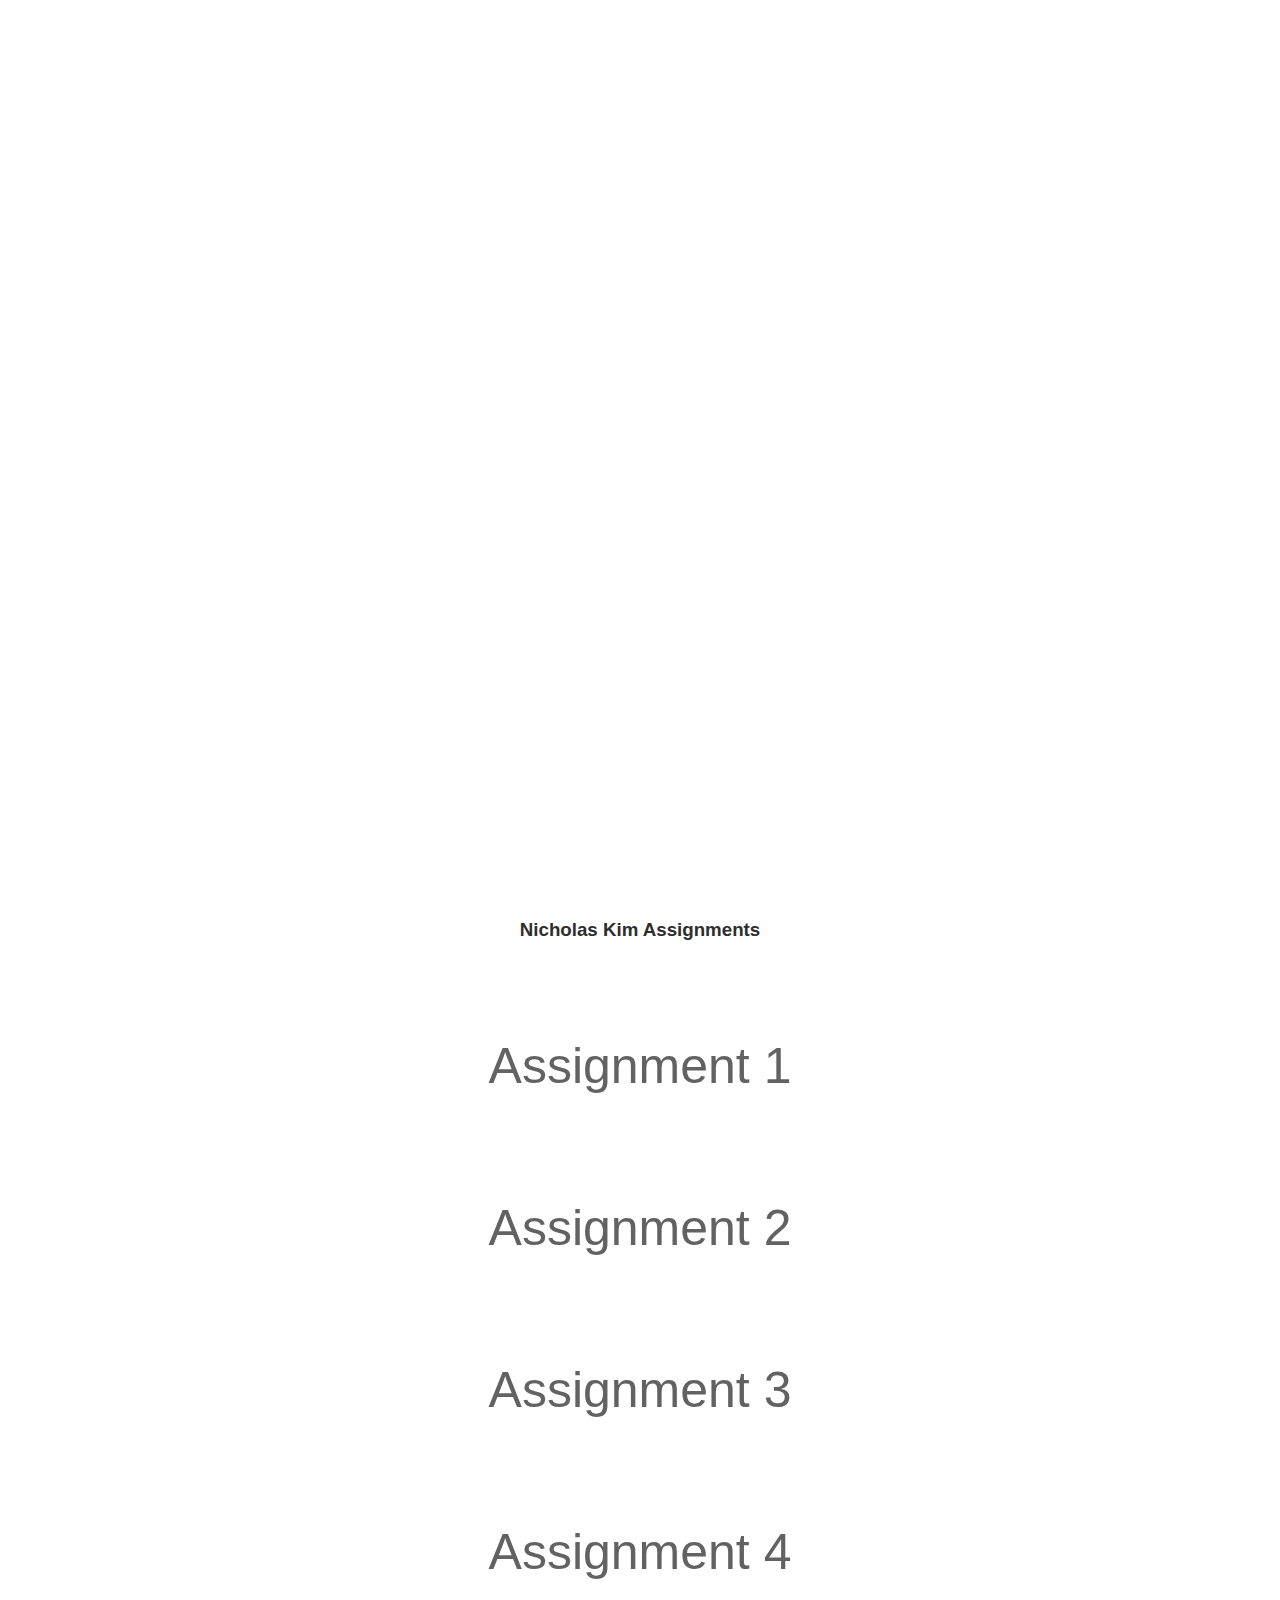
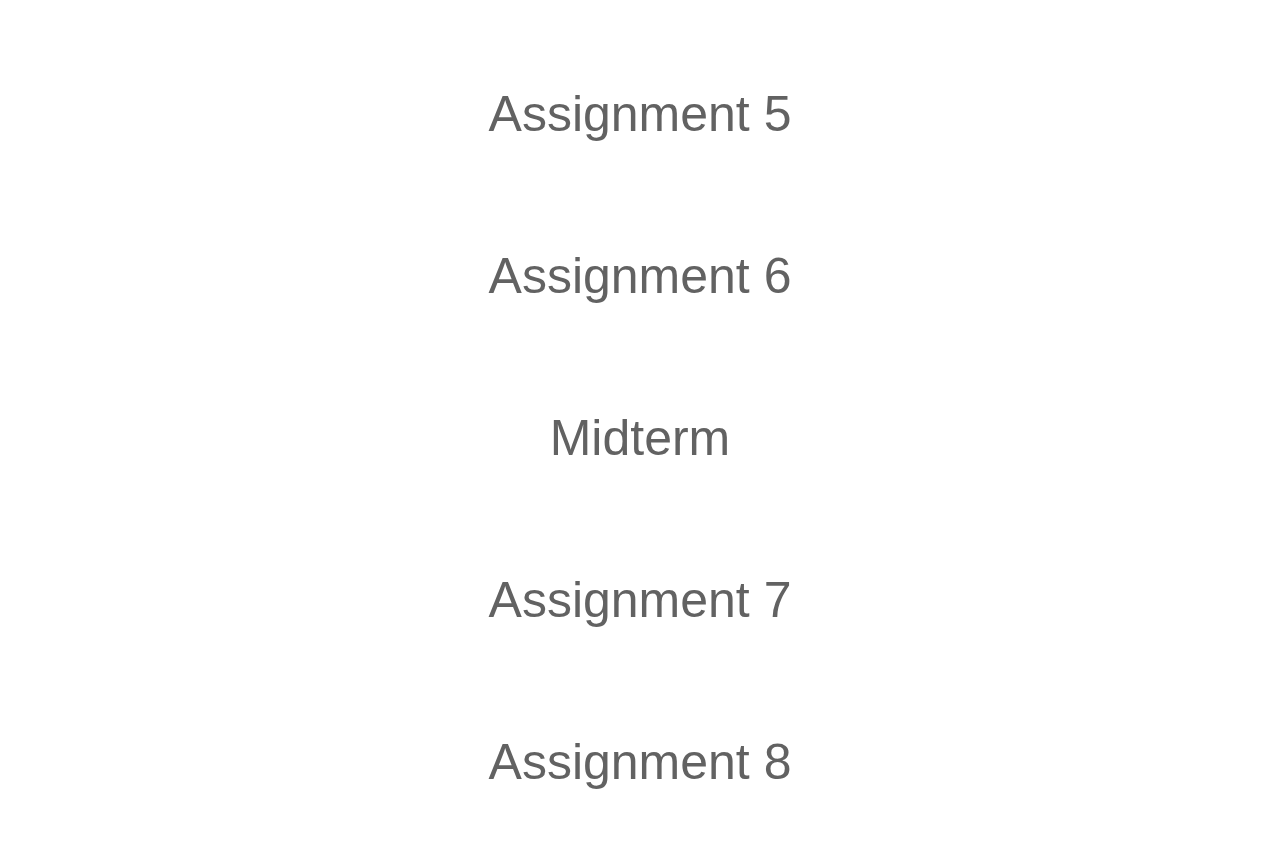
<file: index.html>
<!DOCTYPE html>
<html>
  
  <head>
    <link rel="stylesheet" href="styles.css" type="text/css">
    <title>Nick Kim - Intro to Web Dev C</title>
  </head>

  <body>

    <div class="background1">
      <div class="title">
        <span class="border">Intro to Web Development</span>
      </div>
      <div class="subtitle"><span class="border">SCROLL DOWN</span></div>
    </div>

    <div class="content"><h3>Nicholas Kim Assignments</h3></div>

    <div class="background2">
      <div class="links">
        <span class="border"><a href="/webdev/week2/assignment1.html">Assignment 1</span></a><br>
        <span class="border"><a href="/webdev/week3/assignment2.html">Assignment 2</span></a><br>
        <span class="border"><a href="/webdev/week4/assignment3.html">Assignment 3</span></a><br>
        <span class="border"><a href="/webdev/week4/assignment4.html">Assignment 4</span></a><br>
        <span class="border"><a href="/constant_dullaart/index.html">Assignment 5</span></a><br>
        <span class="border"><a href="/webdev/week7/assignment6.html">Assignment 6</span></a><br>
        <span class="border"><a href="/webdev/week10/midterm.html">Midterm</span></a><br>
        <span class="border"><a href="/webdev/week12/index.html">Assignment 7</span></a><br>
        <span class="border"><a href="/webdev/week12/index.html">Assignment 8</span></a><br>        
      </div>
    </div>     

  </body>
</file>
<file: week12/index.html>
<!DOCTYPE html>
<html>
	<head>
		<meta charset="utf-8">
		<title>The Cube</title>
		<style>
			body { margin: 0; }
		</style>
	</head>
	<body>
		<script src="js/three.js"></script>
		<script>
			
			// set up scene 
			const scene = new THREE.Scene();

			// set up camera
			const camera = new THREE.PerspectiveCamera( 90, window.innerWidth / window.innerHeight, 0.1, 1000 );

			// set up renderer
			const renderer = new THREE.WebGLRenderer();
			renderer.setSize( window.innerWidth, window.innerHeight );
			document.body.appendChild( renderer.domElement );

			// create material for lines
			const material = new THREE.LineBasicMaterial( { color: 0xffffff } );

			// create lines to visualize edges
			const geometry = new THREE.BoxGeometry( );
			const edges = new THREE.EdgesGeometry( geometry );
			const line = new THREE.LineSegments( edges, material );
			scene.add( line );

			// move the camera out, otherwise it is inside the cube
			camera.position.z = 2;

			// render the animation
			const animate = function () {
				requestAnimationFrame( animate );

				line.rotation.x += 0.0025;
				line.rotation.y += 0.005;

				renderer.render( scene, camera );
			};

			animate();
		</script>
	</body>
</html>
</file>
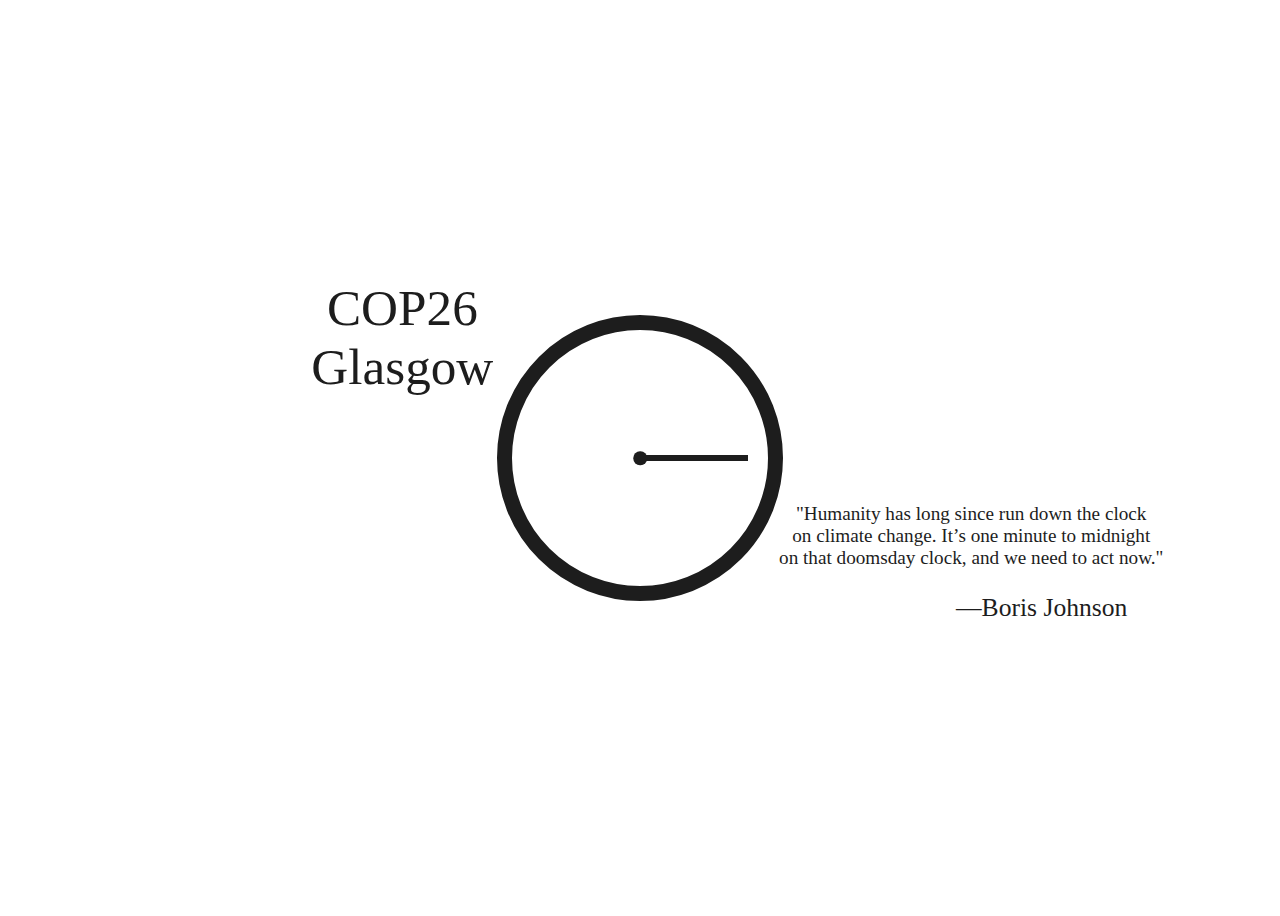
<file: week10/midterm.html>
<!DOCTYPE html>
<html>
    <head>
        <link rel="stylesheet" type="text/css" href="styles.css">
        <title>Midterm</title>
    </head>

    <body>
        <div class="scroll__container">

            <section>
                <div class="clock"></div>
                <div class="center"></div>
                
                <div id="title">
                    COP26<br> 
                    Glasgow
                </div>

                <div id="quote">
                    "Humanity has long since run down the clock<br>
                    on climate change. It’s one minute to midnight<br>
                    on that doomsday clock, and we need to act now."
                </div>
                <div id="boris">—Boris Johnson</div>

                <div id="one">ONE</div>
                <div id="world">WORLD</div>
                <div class="white-circle"></div>
            </section>
            
            <section>
                <div id="bar-one"></div>
                <div id="bar-three"></div>
                <div id="bar-two"></div>
                <div id="left-text">Wealthy countries</br>
                    have created 50%    </br>
                    of global emissions...</div>
                <div id="right-text">... despite being</br>
                    12% of the population.</div>
            </section>

            <section>
                <div id="delegate-text">Largest Delegations at COP26</div>
                <div id="delegate">  
                    <img class="bottom" src="graph_bottom.png"/>
                    <img class="top" src="graph.png"/>
                </div>
            </section>

            <section>
                <div id="deforestation">A total of 110</br>
                countries have pledged</br>
                to end deforestation by</br>
                2030, representing 85%</br>
                of the world's forests.</div>
                <div id="us-china">The US and China</br>
                have announced a pact</br>
                to cut emissions this</br>
                decade, developing a plan</br>
                to cut fossil fuel use.</div>
                <div id="methane">In a push by the US,</br>
                more than 100 countries</br>
                agreed to cut methane</br>
                emissions by 30% by the</br>
                end of the decade.</div>
            </section>

            <section>
                <div id="greta"> Despite this, many activists are</br>
                skeptical. Greta Thunberg called</br>
                the event “failure,” a “PR event,”</br>
                and a “Global North greenwash festival."</div>
                <div id="question">What do you think?</div>
            </section>
        </div>
    </body>
</html>
</file>
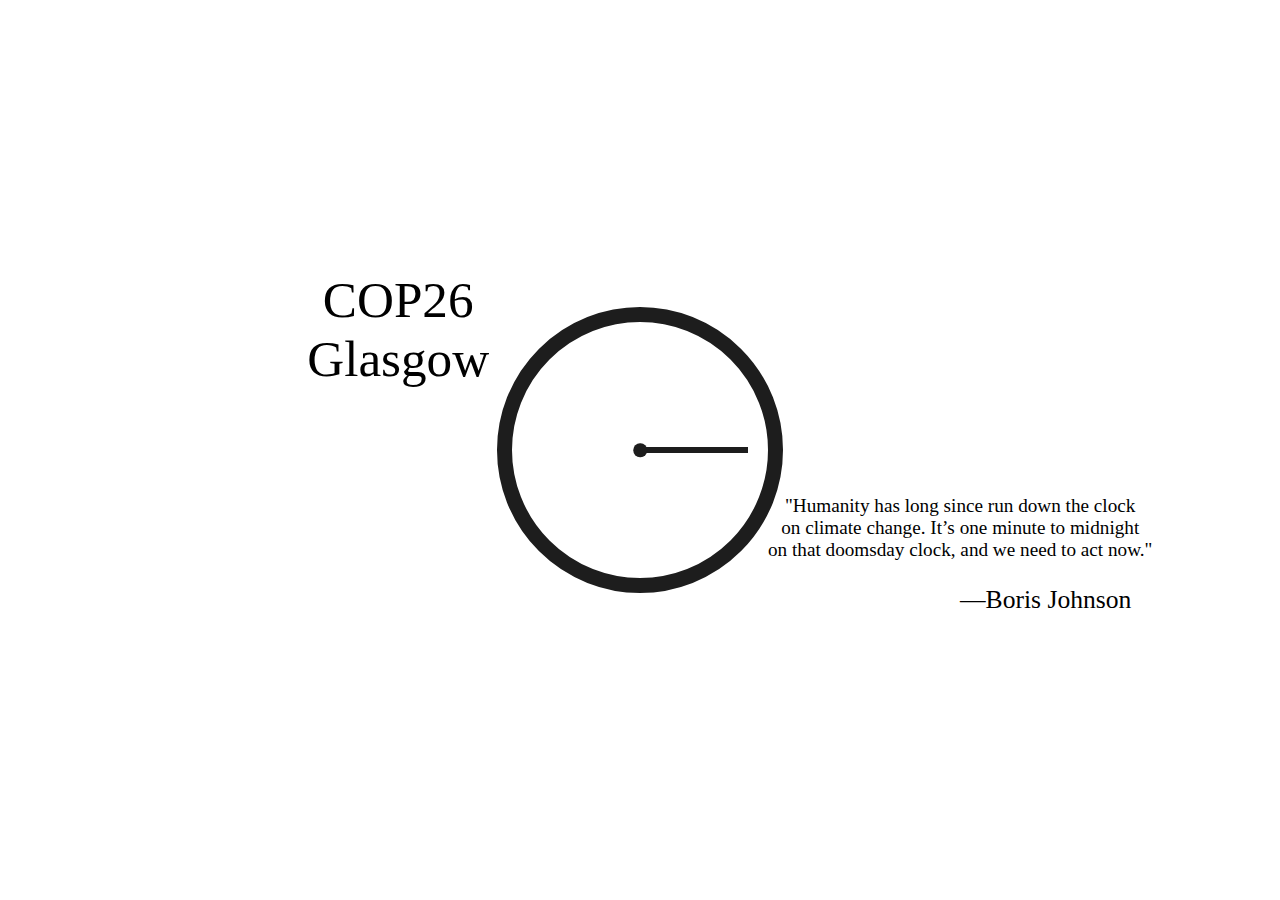
<file: week10/prototype.html>
<!DOCTYPE html>
<html>
    <head>
        <link rel="stylesheet" type="text/css" href="styleproto.css">
        <title></title>
    </head>

    <body>

        <div class="clock"></div>
        <div class="center"></div>
        
        <div id="title">
            COP26<br> 
            Glasgow
        </div>

        <div id="quote">
            "Humanity has long since run down the clock<br>
            on climate change. It’s one minute to midnight<br>
            on that doomsday clock, and we need to act now."
        </div>
        <div id="boris">—Boris Johnson</div>

    </body>
</html>
</file>
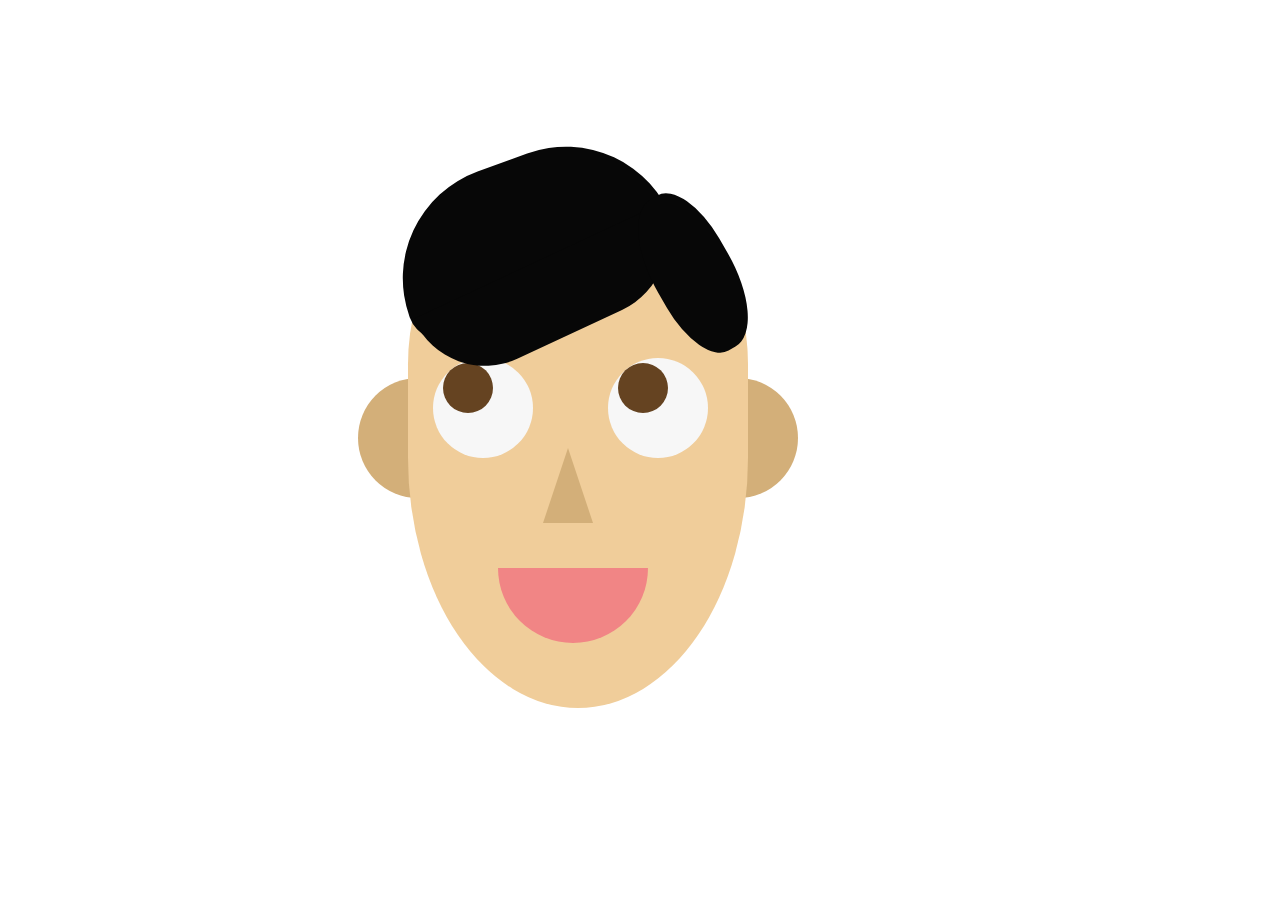
<file: week4/assignment4.html>
<!DOCTYPE html>
<html>
    <head>
        <link rel="stylesheet" href="styles4.css" type="text/css">
        <title>Portrait</title>
    </head>

    <body>
        <div>
            <div class="ear-r"></div>
            <div class="ear-l"></div>
            <div class="head"></div>
            <div class="eye-l"></div>
            <div class="iris-l"></div>
            <div class="eye-r"></div>
            <div class="iris-r"></div>
            <div class="nose"></div>
            <div class="mouth"></div>
            <div class="hair"></div>
            <div class="hair2"></div>
            <div class="hair3"></div>
        </div>
    </body>
</html>
</file>
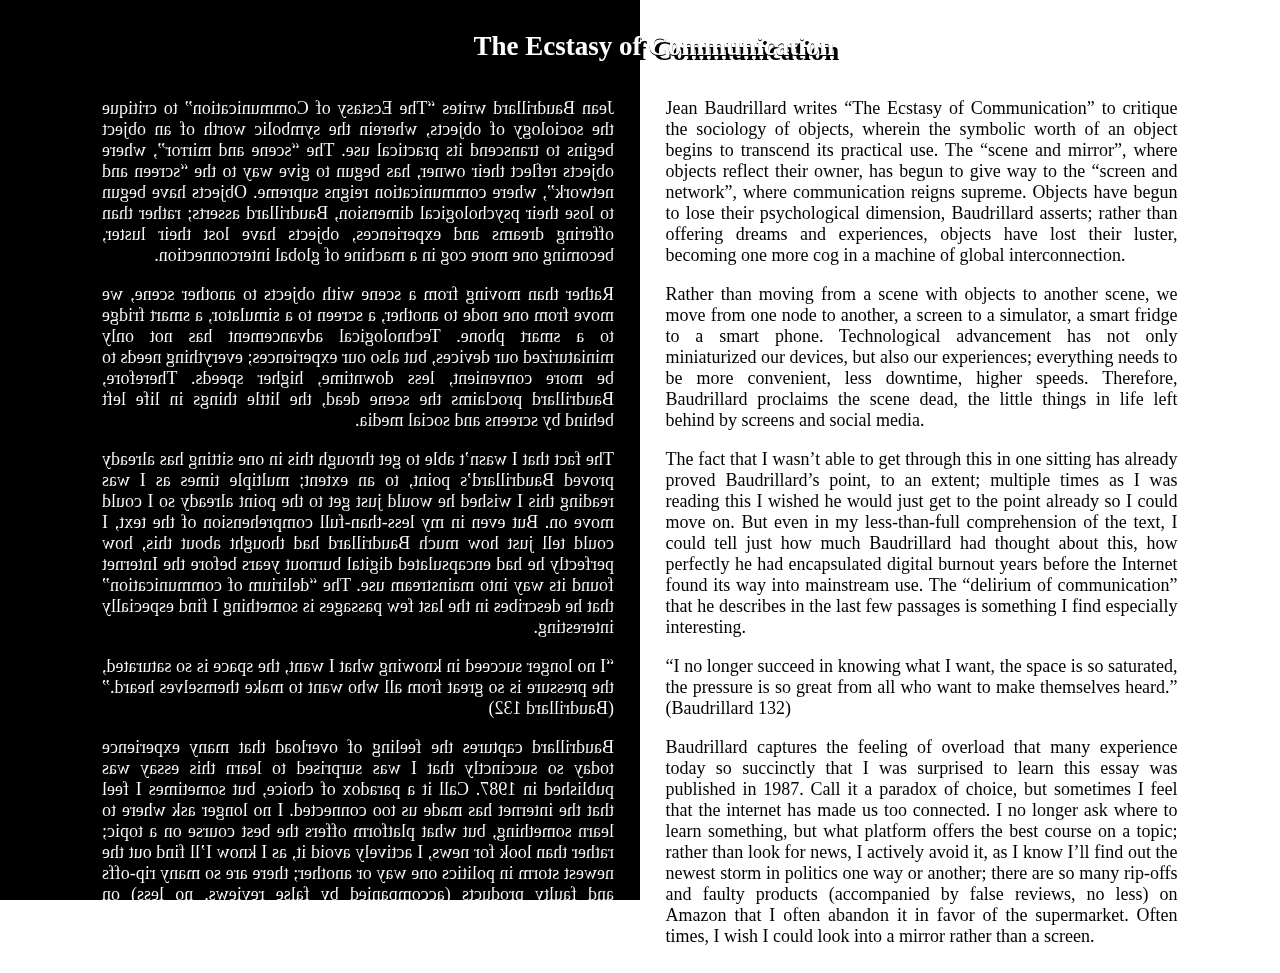
<file: week7/assignment6.html>
<!DOCTYPE html>
<html>
    <head>
        <link rel="stylesheet" type="text/css" href="style6.css">
        <title>The Ecstasy of Communication</title>
    </head>

    <body>


        <h1>The Ecstasy of Communication</h1>   
        <h2>The Ecstasy of Communication</h2>   

        <div id="halfbg"></div>
        <div id="maincontainer">
            <div class="invertedtext">
                <p>Jean Baudrillard writes “The Ecstasy of Communication” to critique the sociology of objects, 
                wherein the symbolic worth of an object begins to transcend its practical use. The “scene and mirror”, 
                where objects reflect their owner, has begun to give way to the “screen and network”, where communication 
                reigns supreme. Objects have begun to lose their psychological dimension, Baudrillard asserts; rather than 
                offering dreams and experiences, objects have lost their luster, becoming one more cog in a machine of 
                global interconnection. </p>

                <p>Rather than moving from a scene with objects to another scene, we move from one node to another, a 
                screen to a simulator, a smart fridge to a smart phone. Technological advancement has not only miniaturized 
                our devices, but also our experiences; everything needs to be more convenient, less downtime, higher speeds.
                Therefore, Baudrillard proclaims the scene dead, the little things in life left behind by screens and social 
                media. </p>
                    
                <p>The fact that I wasn’t able to get through this in one sitting has already proved Baudrillard’s point, to an extent; 
                multiple times as I was reading this I wished he would just get to the point already so I could move on. But even in 
                my less-than-full comprehension of the text, I could tell just how much Baudrillard had thought about this, how perfectly 
                he had encapsulated digital burnout years before the Internet found its way into mainstream use. The “delirium of communication” 
                that he describes in the last few passages is something I find especially interesting.</p>
                    
                <p>“I no longer succeed in knowing what I want, the space is so saturated, the pressure is so 
                great from all who want to make themselves heard.” (Baudrillard 132)</p>
                    
                <p>Baudrillard captures the feeling of overload that many experience today so succinctly that I was surprised to learn this essay was 
                published in 1987. Call it a paradox of choice, but sometimes I feel that the internet has made us too connected. I no longer ask where 
                to learn something, but what platform offers the best course on a topic; rather than look for news, I actively avoid it, as I know I’ll 
                find out the newest storm in politics one way or another; there are so many rip-offs and faulty products (accompanied by false reviews,
                no less) on Amazon that I often abandon it in favor of the supermarket. Often times, I wish I could look into a mirror rather than a screen.
                </p>
            </div>

            <div class="maintext">
                <p>Jean Baudrillard writes “The Ecstasy of Communication” to critique the sociology of objects, 
                wherein the symbolic worth of an object begins to transcend its practical use. The “scene and mirror”, 
                where objects reflect their owner, has begun to give way to the “screen and network”, where communication 
                reigns supreme. Objects have begun to lose their psychological dimension, Baudrillard asserts; rather than 
                offering dreams and experiences, objects have lost their luster, becoming one more cog in a machine of 
                global interconnection. </p>

                <p>Rather than moving from a scene with objects to another scene, we move from one node to another, a 
                screen to a simulator, a smart fridge to a smart phone. Technological advancement has not only miniaturized 
                our devices, but also our experiences; everything needs to be more convenient, less downtime, higher speeds.
                Therefore, Baudrillard proclaims the scene dead, the little things in life left behind by screens and social 
                media. </p>
                    
                <p>The fact that I wasn’t able to get through this in one sitting has already proved Baudrillard’s point, to an extent; 
                multiple times as I was reading this I wished he would just get to the point already so I could move on. But even in 
                my less-than-full comprehension of the text, I could tell just how much Baudrillard had thought about this, how perfectly 
                he had encapsulated digital burnout years before the Internet found its way into mainstream use. The “delirium of communication” 
                that he describes in the last few passages is something I find especially interesting.</p>
                    
                <p>“I no longer succeed in knowing what I want, the space is so saturated, the pressure is so 
                great from all who want to make themselves heard.” (Baudrillard 132)</p>
                    
                <p>Baudrillard captures the feeling of overload that many experience today so succinctly that I was surprised to learn this essay was 
                published in 1987. Call it a paradox of choice, but sometimes I feel that the internet has made us too connected. I no longer ask where 
                to learn something, but what platform offers the best course on a topic; rather than look for news, I actively avoid it, as I know I’ll 
                find out the newest storm in politics one way or another; there are so many rip-offs and faulty products (accompanied by false reviews,
                no less) on Amazon that I often abandon it in favor of the supermarket. Often times, I wish I could look into a mirror rather than a screen.
                </p>
            </div>
        </div>
       
        

    </body>

</html>
</file>
<file: styles.css>
body, html {
    height: 100%;
    margin: 0;
    font-family: Arial, Helvetica, sans-serif;
}
a {
    color:rgb(46, 46, 46);
    text-decoration: none;

}
.background1, .background2 {
    position: relative;
    opacity: 0.75;   
    background-attachment: fixed;
    background-position: center;
    background-repeat: no-repeat;
    background-size: cover;
  }
.background1 {
    background-image: url("https://github.com/njk326/webdev/blob/main/resources/wallpaper1.jpg?raw=true");
    min-height: 100%;
  }
.background2 {
    background-image: url("https://github.com/njk326/webdev/blob/main/resources/wallpaper.jpg?raw=true");
    min-height: 400px;
}
.title{
    position:absolute;
    left: 0px;
    top: 45%;
    width: 100%;
    text-align: center;
}
.title span.border {
    color: #fff;
    padding: 5px;
    border-width: 5px;
    font-size: 100px;
    border-style: solid;
}
.subtitle{
    position:absolute;
    padding: 5px;
    left: 0px;
    top: 65%;
    width: 100%;
    text-align: center;
}
.subtitle span.border {
    color: #fff;
    font-size: 30px;
}
.content {
    color: rgb(46, 46, 46);
    background-color: white;
    text-align: center;
}
.links {
    text-align: center;
    margin-top: 50px;
    margin-bottom: 50px;
    line-height: 150px;
}
.links span.border {
    background-color: white;
    color:rgb(46, 46, 46);
    font-size: 50px;
    padding: 15px;
}
</file>
<file: week10/styles.css>
body {
    background: white;
    color: rgb(29, 29, 29);
    font-family: Garamond, Georgia, serif;
    overflow-y: hidden;
}

.scroll__container {
    height: 100vh;
    overflow-y: scroll;
    position: relative;
}

section {
    height: 100vh;
}

/*section 1*/

.center {
    background: rgb(29, 29, 29);
    position: absolute;
    top: 50%;
    left: 50%;
    transform: translate(-50%, -50%);
    width: 1.5vh;
    height: 1.5vh;
    border-radius: 50%;
    transition-duration: 2s;    
    overflow: hidden;
}

.center:active {
    transform: scale(200);
    transition-duration: 2s;
    overflow: hidden;
}   

.clock {
    position: absolute;
    top: 50%;
    left: 50%;
    transform: translate(-50%, -50%);
    width: 20vw;
    height: 20vw;
    border: 15px solid rgb(29, 29, 29);
    border-radius: 50%;
    background: white;
}

.clock:before { 
    content: '';
    position: absolute;
    top: calc(50% - 1%);
    left: 50%;
    width: 42%;
    height: 2%;
    background: rgb(29, 29, 29);
    animation: clock-rotation 8s linear infinite;
    transform-origin: left;
}

.clock:after { 
    content: '';
    position: absolute;
    top: calc(50% - 1%);
    left: 50%;
    width: 25%;
    height: 2%;
    background: rgb(29, 29, 29);
    animation: clock-rotation 30s linear infinite;
    transform-origin: left;
}

#title {
    position: absolute;
    font-family: Garamond, Georgia, serif;
    text-align: center;
    font-size: 4vw;
    top: 30%;
    left: 24%;
}

#quote {
    position: absolute;
    color: rgb(29, 29, 29);
    font-family: Garamond, Georgia, serif;
    text-align: center;
    font-size: 1.5vw;
    top: 55%;
    left: 61%;
}

#boris {
    position: absolute;
    color: rgb(29, 29, 29);
    font-family: Garamond, Georgia, serif;
    text-align: center;
    font-size: 2vw;
    top: 65%;
    left: 75%;
}

#one {
    position: absolute;
    color: rgb(255, 255, 255);
    font-family: Verdana, sans-serif;
    font-size: 6vw;
    top: 55%;
    left: 25%;
}

#world {
    position: absolute;
    color: rgb(255, 255, 255);
    font-family: Verdana, sans-serif;
    font-size: 6vw;
    top: 30%;
    left: 60%;
}

@keyframes clock-rotation {
    0% {
        transform: rotate(0deg);
    }
    100% {
        transform: rotate(360deg);
    }
}

/*section 2*/

#bar-one {
    position: absolute;
    width: 6vw;
    height: 50vh;
    top: 150%;
    left: 50%;
    transform: translate(-50%, -50%); 
    background: rgb(29, 29, 29);
}

#bar-two {
    position: absolute;
    width: 6vw;
    height: 13vh;
    top: 150%;
    left: 50%;
    transform: translate(-50%, -50%);
    background: rgb(29, 29, 29);
}

#bar-two:active {
    opacity: 0;
    transition-duration: 2s;
    overflow: hidden;
}   

#bar-three {
    position: absolute;
    width: 6vw;
    height: 12vh;
    top: 150%;
    left: 50%;
    transform: translate(-50%, -50%);
    background: white;
}

#left-text {
    position: absolute;
    font-size: 3vw;
    top: 150%;
    left: 10%;
    transform: translate(0, -50%);
}

#right-text {
    position: absolute;
    font-size: 3vw;
    top: 150%;
    right: 10%;
    transform: translate(0, -50%);
}

/*section 3*/

#delegate-text {
    text-align: center;
    font-size: 3vw;
}

#delegate {
    position: relative;
    margin:0 auto;
    width: 75vw;
    height: auto;
}

#delegate img {
    position:absolute;
    left:0;
    -webkit-transition: opacity 1s ease-in-out;
    -moz-transition: opacity 1s ease-in-out;
    -o-transition: opacity 1s ease-in-out;
    transition: opacity 1s ease-in-out;
}

#delegate img.top:active {
    opacity:0;
}

/*section 4*/

#deforestation {
    position:absolute;
    font-size: 2vw;
    top: 310%;
    left: 15%;
}

#deforestation:hover {
    animation: text-rotation 1s;
}

#us-china {
    position:absolute;
    font-size: 2vw;
    top: 350%;
    left: 40%;
}

#us-china:hover {
    animation: text-rotation 1s;
}

#methane {
    position:absolute;
    font-size: 2vw;
    top: 320%;
    right: 15%;
}

#methane:hover {
    animation: text-rotation 1s;
}

@keyframes text-rotation {
    0% {
        transform: rotate(0deg);
    }
    100% {
        transform: rotate(360deg);
    }
}

/*section 5*/

#greta { 
    position:absolute;
    font-size: 3vw;
    text-align: center;
    top: 420%;
    left: 50%;
    transform: translate(-50%, 0);
}

#question { 
    position:absolute;
    font-size: 4vw;
    text-align: center;
    top: 470%;
    left: 50%;
    transform: translate(-50%, 0);
}
</file>
<file: week10/styleproto.css>
body {
    margin: 0;
    padding: 0;
    background: white;
    font-family:Garamond, Georgia, serif;

}

#title {
    position: absolute;
    font-family:Garamond, Georgia, serif;
    text-align: center;
    font-size: 4vw;
    top: 30%;
    left: 24%;
}

#quote {
    position: absolute;
    font-family:Garamond, Georgia, serif;
    text-align: center;
    font-size: 1.5vw;
    top: 55%;
    left: 60%;
}

#boris {
    position: absolute;
    font-family:Garamond, Georgia, serif;
    text-align: center;
    font-size: 2vw;
    top: 65%;
    left: 75%;
}

.center {
    position: absolute;
    top: 50%;
    left: 50%;
    transform: translate(-50%, -50%);
    width: 1.5vh;
    height: 1.5vh;
    border-radius: 50%;
    background: rgb(29, 29, 29);
}

.clock {
    position: absolute;
    top: 50%;
    left: 50%;
    transform: translate(-50%, -50%);
    width: 20vw;
    height: 20vw;
    border: 15px solid rgb(29, 29, 29);
    border-radius: 50%;
    background: white;
}

.clock:before { 
    content: '';
    position: absolute;
    top: calc(50% - 1%);
    left: 50%;
    width: 42%;
    height: 2%;
    background: rgb(29, 29, 29);
    animation: animate 8s linear infinite;
    transform-origin: left;
}

.clock:after { 
    content: '';
    position: absolute;
    top: calc(50% - 1%);
    left: 50%;
    width: 25%;
    height: 2%;
    background: rgb(29, 29, 29);
    animation: animate 30s linear infinite;
    transform-origin: left;
}

@keyframes animate {
    0% {
        transform: rotate(0deg);
    }
    100% {
        transform: rotate(360deg);
    }
}
</file>
<file: week4/styles4.css>
*{
    position: absolute
}
.head {
    top: 200px;
    bottom: 0px;
    right: 0px;
    left: 400px;
    height: 500px;
    width: 340px;
    background-color: #f0cd9a;
    border-radius:50% 50% 80% 80%;
}

.eye-l {
    top: 350px;
    left: 425px;
    height: 100px;
    width: 100px;
    background-color: rgb(247, 247, 247);
    border-radius:50%;
}

.iris-l {
    top: 355px;
    left: 435px;
    height: 50px;
    width: 50px;
    background-color: #654321;
    border-radius:50%;
}
.eye-r {
    top: 350px;
    left: 600px;
    height: 100px;
    width: 100px;
    background-color: rgb(247, 247, 247);
    border-radius:50%;
}
.ear-r{
    top: 400px;
    left: 700px;
    height: 60px;
    width: 120px;
    transform: rotate(90deg);
    border-radius: 150px 150px 0 0;
    background-color: #d3af79;    
}
.ear-l{
    top: 400px;
    left: 320px;
    height: 60px;
    width: 120px;
    transform: rotate(-90deg);
    border-radius: 150px 150px 0 0;
    background-color: #d3af79;    
}
.iris-r {
    top: 355px;
    left: 610px;
    height: 50px;
    width: 50px;
    background-color: #654321;
    border-radius:50%;
}
.nose {
    top: 440px;
    left: 535px;
    height: 0;
    width: 0;
	border-left: 25px solid transparent;
	border-right: 25px solid transparent;
	border-bottom: 75px solid #d3af79;
}
.mouth{
    top: 560px;
    left: 490px;
    height: 75px;
    width: 150px;
    transform: rotate(180deg);
    border-radius: 150px 150px 0 0;
    background-color: rgb(241, 133, 133);    
}
.hair{
    top: 150px;
    left: 380px;
    height: 150px;
    width: 280px;
    transform: rotate(-20deg);
    border-radius: 250px 250px 0px 80px;
    background-color: rgb(7, 7, 7);    
}
.hair2{
    top: 250px;
    left: 410px;
    height: 80px;
    width: 270px;
    transform: rotate(-25deg);
    border-radius: 8px 0px 250px 250px;
    background-color: rgb(7, 7, 7);    
}
.hair3{
    top: 225px;
    left: 600px;
    height: 80px;
    width: 170px;
    transform: rotate(60deg);
    border-radius: 40% 50%;
    background-color: rgb(7, 7, 7);    
}
</file>
<file: week7/style6.css>
body{
    background-color: white;
}

h1{
    display: inline-block;
    position: absolute;
    font-family: Georgia, 'Times New Roman', Times;
    left: 37vw;
    top: 1.5vh;
    font-size: 3vh;
    color: #000;
    width: 50%;

}

h2{
    font-family: Georgia, 'Times New Roman', Times;
    display: block;
    position: absolute;
    top: 1vh;
    left: 37vw;
    font-size: 3vh;
    width: 50%;
    overflow: hidden;
    color: #fff;
    text-shadow: 5px 5px #000;
}

.maintext{
    display: inline-block;
    font-family: Georgia, 'Times New Roman', Times;
    text-align: justify;
    padding-top: 8vh;
    font-size: 2vh;
    width: 40vw;
    height: 100%;
}

.invertedtext{
    display: inline-block;
    font-family: Georgia, 'Times New Roman', Times;
    text-align: justify;
    padding-top: 8vh;
    font-size: 2vh;
    width: 40vw;
    transform: scale(-1, 1);
    -moz-transform: scale(-1, 1);
    -webkit-transform: scale(-1, 1);
    -o-transform: scale(-1, 1);
    -ms-transform: scale(-1, 1);
    transform: scale(-1, 1);
    padding-left: 4vw;
    filter: invert(100%);

}

#halfbg {
    position: fixed;
    top: 0;
    left: 0;
    width: 50%;
    height: 100%;
    background-color: black;
    z-index: -1;
}

#maincontainer {
    display: flex;
    flex-direction: row;
    justify-content: center;
}
</file>
